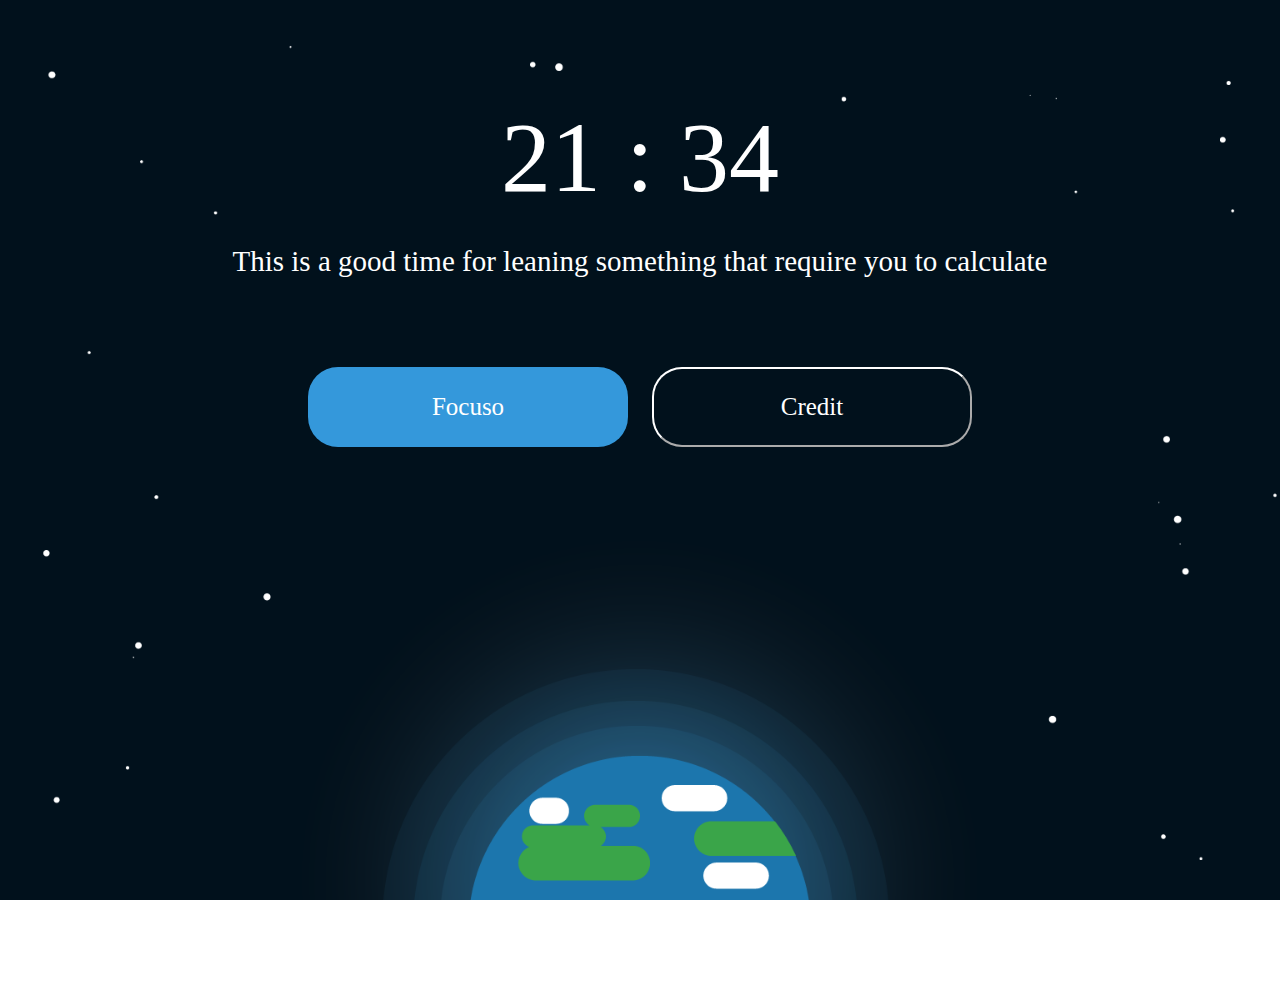
<file: index.html>
<!DOCTYPE html>
<html>
<head>
	<title>Focus app</title>
	<meta charset="utf-8">
	<link rel="stylesheet" type="text/css" href="style.css">
	<link rel="icon" type="image/png" href="Anh/icon.png" sizes="192x192">
	<meta name="google-site-verification" content="w3s1Fe_9fec75Ie7wNx-hYE9WyfhR-HmCD7v3BTTiRE" />
</head>
<body>
<div class="hadeffect">
<div class="header">
	<p id="time"></p>
	<p id="quote" class="animate"></p>
</div>

<div class="buttons">
	<button type="button" id="focus" onclick="onc()">Focuso</button>
	<button type="button" id="credit" onclick="onb()">Credit</button>
</div>
</div>

<div id="box">
	<h2>All infomations of the composers go here</h2>
	<div id="board">
	<p></p>
	<p>Sound effect: Ambience sounds pack(Preniumbeat.com)</p>
	<p>Songs: Bluesy Vibe, Ersatz Bosa(Sting), Tango de la Noches</p>
	<p>Cafe Con Leche, Lazy, Talkies, Love Truck</p>
	<p>I Miss You, Love Letters, Lightning Bugs, Moonlight Sonata</p>
	<p>Touching moment, Lost Love Song</p>
	<p>Simple Sonata, Sunday Stroll, A Quite Thought</p>
	<p>Urban sound pack - Zapslap.com</p>
	<p>And a lot sound effect from Youtube Audio Library</p>
	<p>This website was created by Le Quy Duong</p>
	<p>Han Thuyen High School, June 2019</p>
	<br>
	<p></p>
	</div>
	<button type="button" onclick="offb()">Exit</button>
</div>

<div id="clock">
	<h1>Focus Clock</h1>
	<div id="inside">
		<div id="big">
			<p>25:00</p>
		</div>
		<div id="text">
			<p id="ques">What is the focus timer ?</p>
			<p class="para">This timer is a feature that helps you keep track of time. We use a timer that starts to run when you enter the website. At the end of you study session, you can check the total time you has spend here as well as the time you wasted doing something else</p>
			<p class="para">Please wear headphones and enter the full screen mode to have the best experience !</p>
		</div>
	</div>
	<div id="YN">
		<button id="yes" onclick="location.href='main.html'" type="button">Next</button>
		<button id="no" onclick="offc()" type="button">Exit</button>
	</div>
</div>
<script type="text/javascript" src="script.js"></script>
</body>
</html>

<!--Lê Quý Dương - THPT Hàn Thuyên-->
</file>
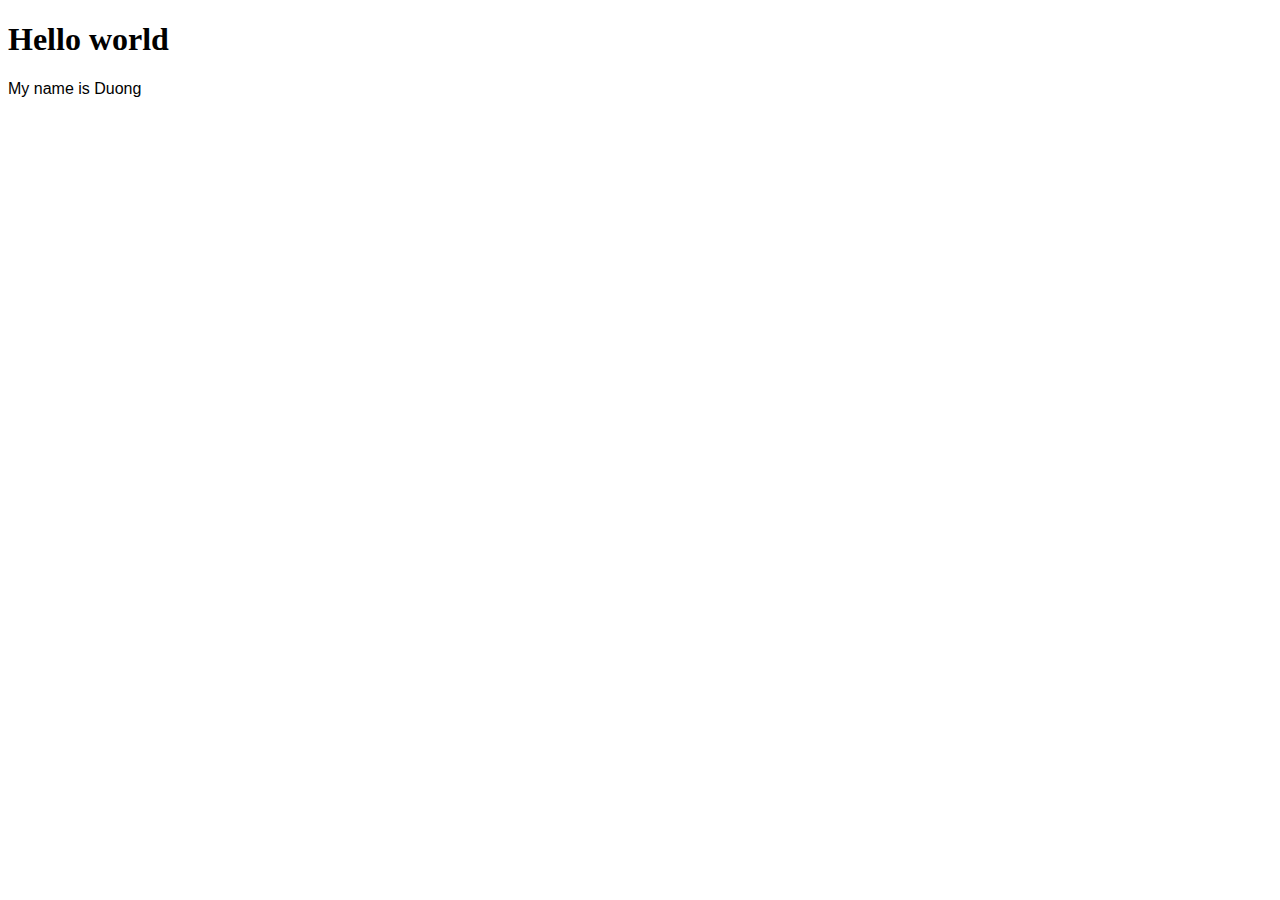
<file: test.html>
<!DOCTYPE html>
<html>
<head>
  <title></title>
</head>
<body>
  <h1>Hello world</h1>
  <p>My name is Duong</p>
  <style type="text/css">
    @font-face{
      font-family: Muli;
      scr: url("Muli-Regular.tff");
    }
      p{
        font-family: Muli, sans-serif;
      }
  </style>
</body>
</html>
</file>
<file: style.css>
@font-face{
	font-family: Muli;
    scr: url("Fonts/Muli-Light.tff");
}

@font-face{
      font-family: Roboto;
      scr: url("Fonts/Roboto-Light.tff");
 }

body{
	width: 100%;
	height: 100vh;
	margin: 0;
	background-image: url(Anh/Home.png);
	background-size: cover;
	background-repeat: no-repeat;
	background-position: center;
	background-attachment: fixed;
	font-weight: normal;
    font-style: normal;
    -webkit-font-smoothing: antialiased;
	-moz-osx-font-smoothing: grayscale;
	overflow: hidden;
}

#time{
	font-family: Roboto;
	font-size: 100px;
	font-weight: 100;
	color: white;
	position: relative;
	text-align: center;
	margin-bottom: 0px;
}

#quote{
	margin-top: 30px;
	font-family: Roboto;
	font-size: 29px;
	color: white;
	position: relative;
	text-align: center;
}

.buttons{
	padding-top: 50px;
	margin: 0 auto;
    text-align: center;
}

.hadeffect{
	-webkit-animation: fadeIn 2s linear forwards;
    animation: fadeIn 2s linear forwards;
}

@-webkit-keyframes fadeIn {
            0% {opacity: 0;margin-top: 10%}
            100% {opacity: 1;margin-top: 0}
}
         

@keyframes fadeIn {
            0% {opacity: 0;margin-top: 10%}
            100% {opacity: 1;margin-top: 0}
} 

#focus{
	background-color: #3498db;
    background-repeat:no-repeat;
    border: none;
    cursor:pointer;
    outline:none;

    height: 80px;
    width: 320px;
    border-radius: 30px;

    color: white;
    text-align: center;
    font-family: Roboto;
    font-size: 25px;
    margin: 10px;
}

#credit{
	background-color: transparent;
    background-repeat:no-repeat;
    border-color: white;
    cursor:pointer;
    outline:none;

    height: 80px;
    width: 320px;
    border-radius: 30px;

    color: white;
    text-align: center;
    font-family: Roboto;
    font-size: 25px;
    margin: 10px;
}

#box{
  position: fixed; 
  display: none; 
  width:800px;
  height:80%;
  top: 0; 
  left: 0;
  right: 0;
  bottom: 0;
  border-radius:20px;
  background-color: white; 
  z-index: 2;
  cursor: initial;
  margin: 0 auto;
  text-align: center;
  overflow: hidden ;
  margin-top: 100px;
}

#board{
	height: 70%;
	overflow: auto;
	margin-left: 70px; 
	text-align: left;
}


#box h2{
	font-family: Muli, sans-serif;
	color: #3498db;
	margin-bottom: 30px;
	font-weight: 200;
	text-align: center;
	font-size: 24px;
}

#box p{
	font-family: "Roboto", sans-serif;
	color: #2c3e50;
	margin-left: 0px;
	font-size: 19px;
	font-weight: 300;
}

#box button{
	background-color: #3498db;
	color: white;
	text-align: center;
	height: 50px;
	width: 100px;
	border-radius: 30px;
	border: none;
	font-family: Muli, sans-serif;
	font-size: 19px;
	margin-top: 30px;
	margin-bottom: 30px;
	line-height: 40px;
}

#clock{
  position: fixed; 
  display: none; 
  width:80%;
  height: 70%;
  top: 0; 
  left: 0;
  right: 0;
  bottom: 0;
  border-radius: 20px;
  background-color: white; 
  z-index: 2;
  cursor: pointer;
  margin: 0 auto;
  margin-top: 5%;
  overflow: hidden;
  font-weight: 300;
}

#clock h1{
	font-family: "Muli", sans-serif;
	color: #3498db;
	text-align: center;
	margin-bottom: 0;
}

#inside{
	display: flex;
	flex-direction: row;
	height: 70%;
	overflow: auto;;
}

#big{
	margin-top: 2%;
	font-family: roboto, sans-serif;
	font-size: 80px;
	text-align: center;
	color: #3498db;
  	flex: 45%;
  	position: relative;
}

#text{
	flex: 55%;
	padding-right: 50px;
	padding-top: 20px;
	padding-bottom: 2%;
	font-size: 20px;
	color: #2c3e50;
}

.para{
	font-family: Roboto, sans-serif;
	font-size: 20px;
	line-height: 200%;
	text-align: justify;
}


#ques{
	font-family: "Muli", sans-serif;
	font-size: 26px;
	margin-bottom: 0;
}

#choose{
	font-size: 20px;
	font-family: Roboto, sans-serif;
	text-align: right;
	margin: 20px;
}
#YN{
	text-align: right;
	margin: 30px;
}

#yes{
	background-color: #3498db;
	height: 50px;
	width: 200px;
	color: white;
	font-size: 20px;
	font-family: Roboto, sans-serif;
	border-radius: 20px;
	margin: 10px;
	border-width: 0;
}

#no{
	background-color: #bdc3c7;
	border-color: white;
	height: 50px;
	width: 200px;
	border: none;
	color: black;
	font-size: 20px;
	font-family: Roboto, sans-serif;
	border-radius: 20px;
	margin: 10px;
}
</file>
